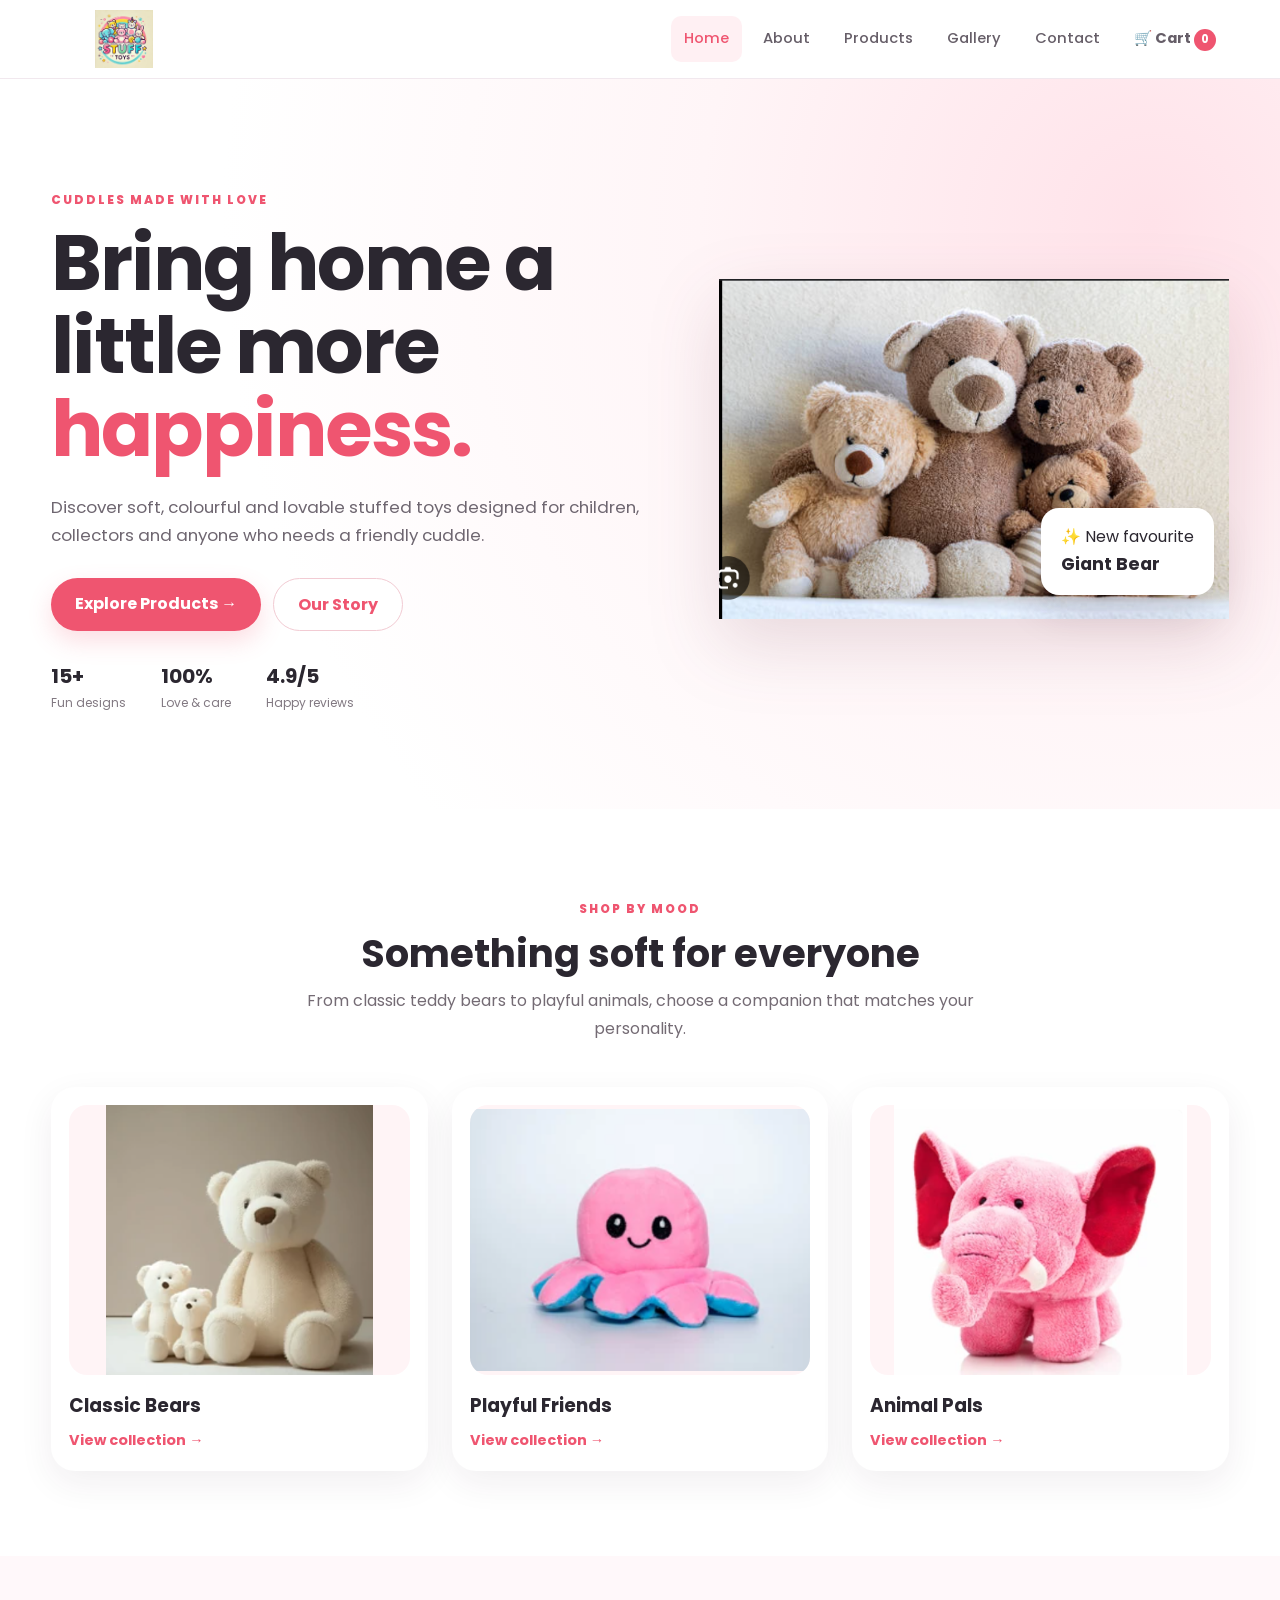
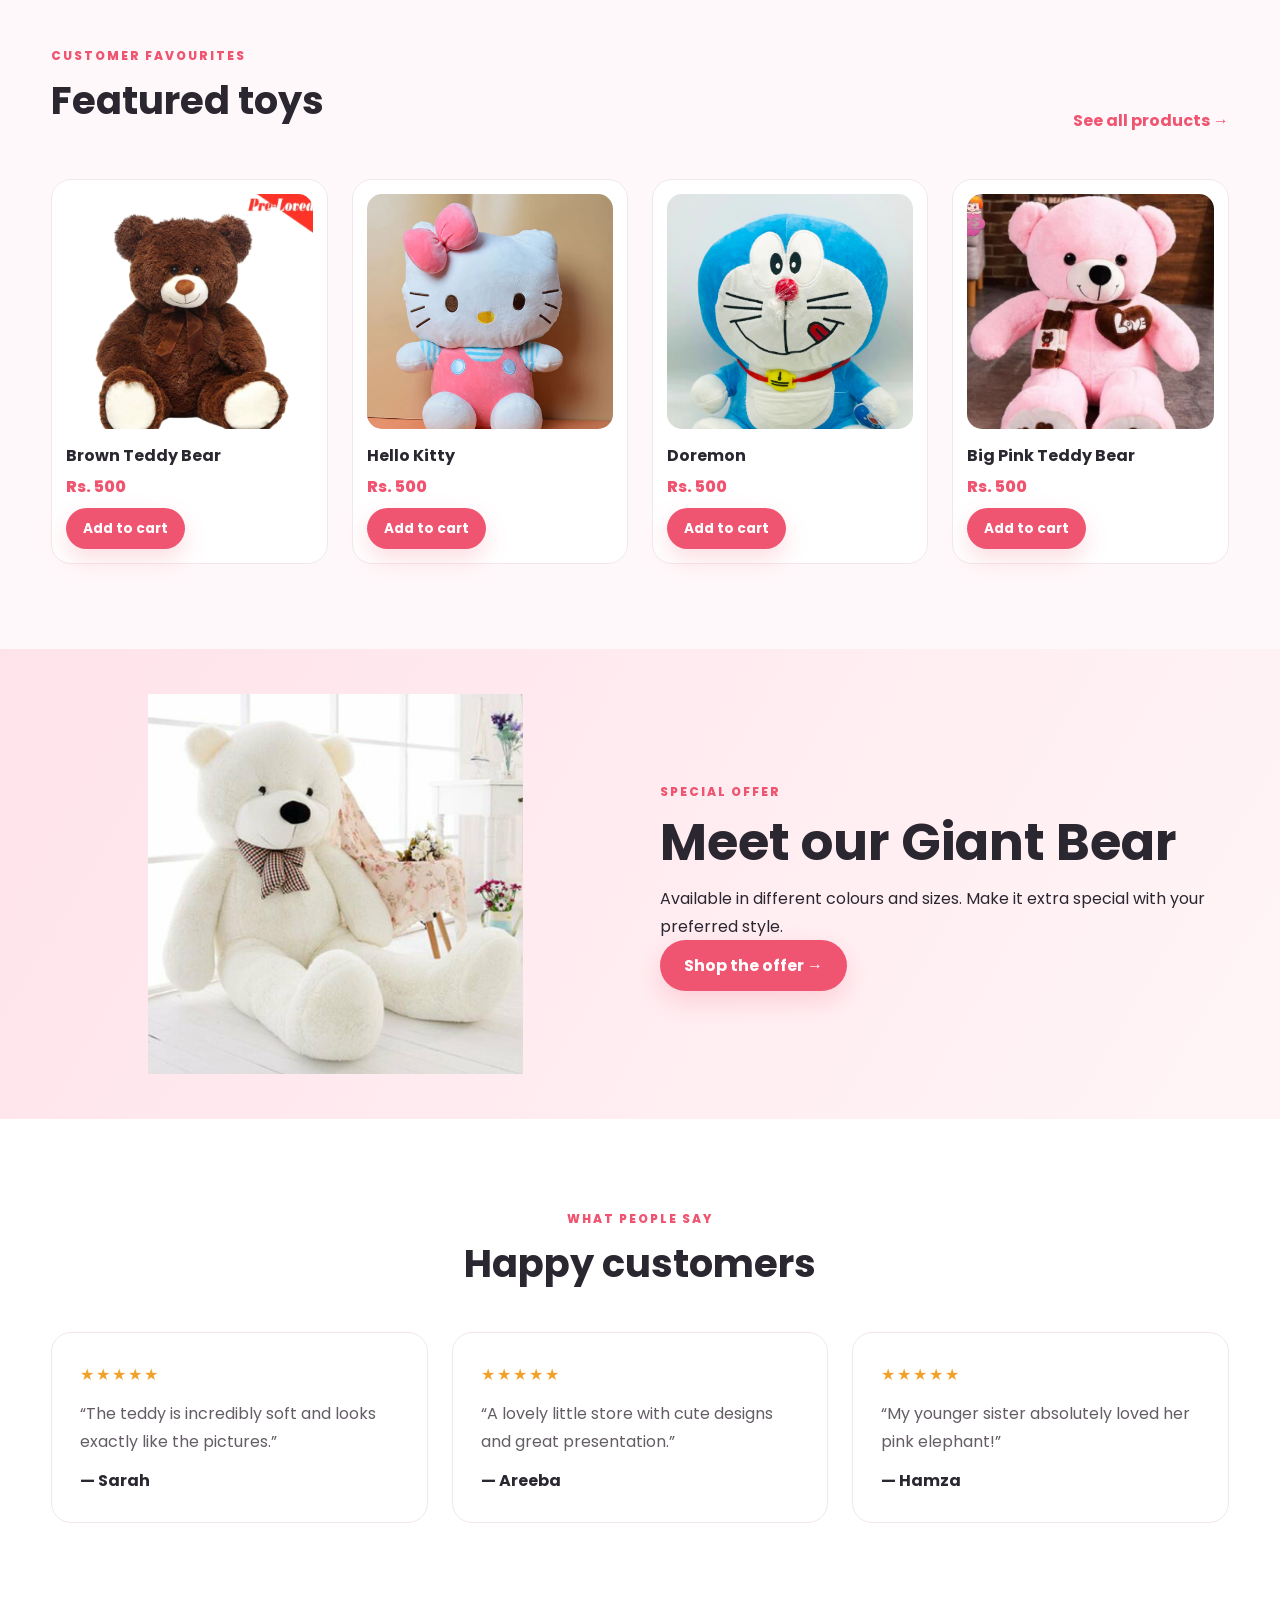
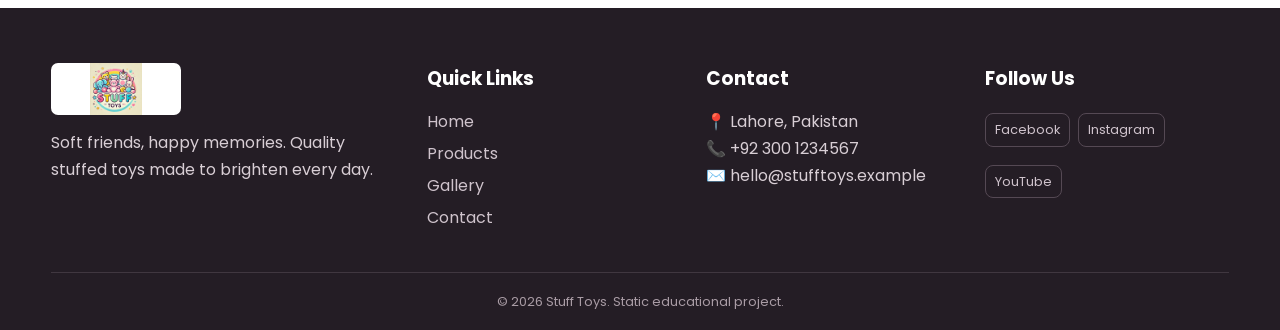
<file: index.html>
<!DOCTYPE html>
<html lang="en">
<head>
  <meta charset="UTF-8">
  <meta name="viewport" content="width=device-width, initial-scale=1.0">
  <meta name="description" content="Stuff Toys — lovable, quality plush toys for every age.">
  <title>Home | Stuff Toys</title>
  <link rel="preconnect" href="https://fonts.googleapis.com">
  <link rel="preconnect" href="https://fonts.gstatic.com" crossorigin>
  <link href="https://fonts.googleapis.com/css2?family=Poppins:wght@300;400;500;600;700;800&display=swap" rel="stylesheet">
  <link rel="stylesheet" href="css/style.css">
</head>
<body>
  <header class="site-header">
    <div class="container nav-wrap">
      <a class="brand" href="index.html" aria-label="Stuff Toys home">
        <img src="images/Image1.jpg" alt="Stuff Toys logo">
      </a>
      <button class="menu-toggle" id="menuToggle" aria-label="Open navigation" aria-expanded="false">☰</button>
      <nav class="main-nav" id="mainNav" aria-label="Main navigation">
        <a class="active" href="index.html">Home</a>
        <a class="" href="about.html">About</a>
        <a class="" href="products.html">Products</a>
        <a class="" href="gallery.html">Gallery</a>
        <a class="" href="contact.html">Contact</a>
        <a class="cart-link" href="cart.html">🛒 Cart <span id="cartCount" class="cart-count">0</span></a>
      </nav>
    </div>
  </header>

  <main>
    <section class="hero">
      <div class="container hero-grid">
        <div class="hero-copy">
          <span class="eyebrow">Cuddles made with love</span>
          <h1>Bring home a little more <span>happiness.</span></h1>
          <p>Discover soft, colourful and lovable stuffed toys designed for children, collectors and anyone who needs a friendly cuddle.</p>
          <div class="hero-actions">
            <a href="products.html" class="btn">Explore Products →</a>
            <a href="about.html" class="btn btn-light">Our Story</a>
          </div>
          <div class="hero-stats">
            <div><strong>15+</strong><span>Fun designs</span></div>
            <div><strong>100%</strong><span>Love & care</span></div>
            <div><strong>4.9/5</strong><span>Happy reviews</span></div>
          </div>
        </div>
        <div class="hero-visual">
          <img src="images/Image2.png" alt="Featured stuffed toy">
          <div class="floating-card">✨ New favourite<br><strong>Giant Bear</strong></div>
        </div>
      </div>
    </section>

    <section class="section">
      <div class="container">
        <div class="section-heading">
          <span class="eyebrow">Shop by mood</span>
          <h2>Something soft for everyone</h2>
          <p>From classic teddy bears to playful animals, choose a companion that matches your personality.</p>
        </div>
        <div class="category-grid">
          <article class="category-card"><img src="images/Image4.png" alt="White teddy bear"><h3>Classic Bears</h3><a href="products.html">View collection →</a></article>
          <article class="category-card"><img src="images/Image5.png" alt="Pink blue octopus"><h3>Playful Friends</h3><a href="products.html">View collection →</a></article>
          <article class="category-card"><img src="images/Image6.png" alt="Pink elephant"><h3>Animal Pals</h3><a href="products.html">View collection →</a></article>
        </div>
      </div>
    </section>

    <section class="section soft-bg">
      <div class="container">
        <div class="section-heading inline-heading">
          <div><span class="eyebrow">Customer favourites</span><h2>Featured toys</h2></div>
          <a href="products.html" class="text-link">See all products →</a>
        </div>
        <div class="product-grid">
          <article class="product-card"><div class="product-img"><img src="images/Image11.png" alt="Brown Teddy Bear"></div><h3>Brown Teddy Bear</h3><p class="price">Rs. 500</p><button class="btn small add-cart" data-product="Brown Teddy Bear" data-price="500">Add to cart</button></article>
          <article class="product-card"><div class="product-img"><img src="images/Image12.png" alt="Hello Kitty"></div><h3>Hello Kitty</h3><p class="price">Rs. 500</p><button class="btn small add-cart" data-product="Hello Kitty" data-price="500">Add to cart</button></article>
          <article class="product-card"><div class="product-img"><img src="images/Image13.png" alt="Doremon"></div><h3>Doremon</h3><p class="price">Rs. 500</p><button class="btn small add-cart" data-product="Doremon" data-price="500">Add to cart</button></article>
          <article class="product-card"><div class="product-img"><img src="images/Image14.png" alt="Big Pink Teddy Bear"></div><h3>Big Pink Teddy Bear</h3><p class="price">Rs. 500</p><button class="btn small add-cart" data-product="Big Pink Teddy Bear" data-price="500">Add to cart</button></article>
        </div>
      </div>
    </section>

    <section class="promo">
      <div class="container promo-grid">
        <img src="images/Image19.png" alt="Giant Bear">
        <div><span class="eyebrow">Special offer</span><h2>Meet our Giant Bear</h2><p>Available in different colours and sizes. Make it extra special with your preferred style.</p><a href="products.html" class="btn">Shop the offer →</a></div>
      </div>
    </section>

    <section class="section">
      <div class="container">
        <div class="section-heading"><span class="eyebrow">What people say</span><h2>Happy customers</h2></div>
        <div class="review-grid">
          <article class="review-card"><span>★★★★★</span><p>“The teddy is incredibly soft and looks exactly like the pictures.”</p><strong>— Sarah</strong></article>
          <article class="review-card"><span>★★★★★</span><p>“A lovely little store with cute designs and great presentation.”</p><strong>— Areeba</strong></article>
          <article class="review-card"><span>★★★★★</span><p>“My younger sister absolutely loved her pink elephant!”</p><strong>— Hamza</strong></article>
        </div>
      </div>
    </section>
  </main>
  <footer class="site-footer">
    <div class="container footer-grid">
      <section>
        <img class="footer-logo" src="images/Image1.jpg" alt="Stuff Toys">
        <p>Soft friends, happy memories. Quality stuffed toys made to brighten every day.</p>
      </section>
      <section>
        <h3>Quick Links</h3>
        <a href="index.html">Home</a>
        <a href="products.html">Products</a>
        <a href="gallery.html">Gallery</a>
        <a href="contact.html">Contact</a>
      </section>
      <section>
        <h3>Contact</h3>
        <p>📍 Lahore, Pakistan</p>
        <p>📞 +92 300 1234567</p>
        <p>✉️ hello@stufftoys.example</p>
      </section>
      <section>
        <h3>Follow Us</h3>
        <div class="socials">
          <a href="#" aria-label="Facebook">Facebook</a>
          <a href="#" aria-label="Instagram">Instagram</a>
          <a href="#" aria-label="YouTube">YouTube</a>
        </div>
      </section>
    </div>
    <div class="container footer-bottom">
      <p>&copy; 2026 Stuff Toys. Static educational project.</p>
    </div>
  </footer>
  <script src="js/script.js"></script>
</body>
</html>
</file>
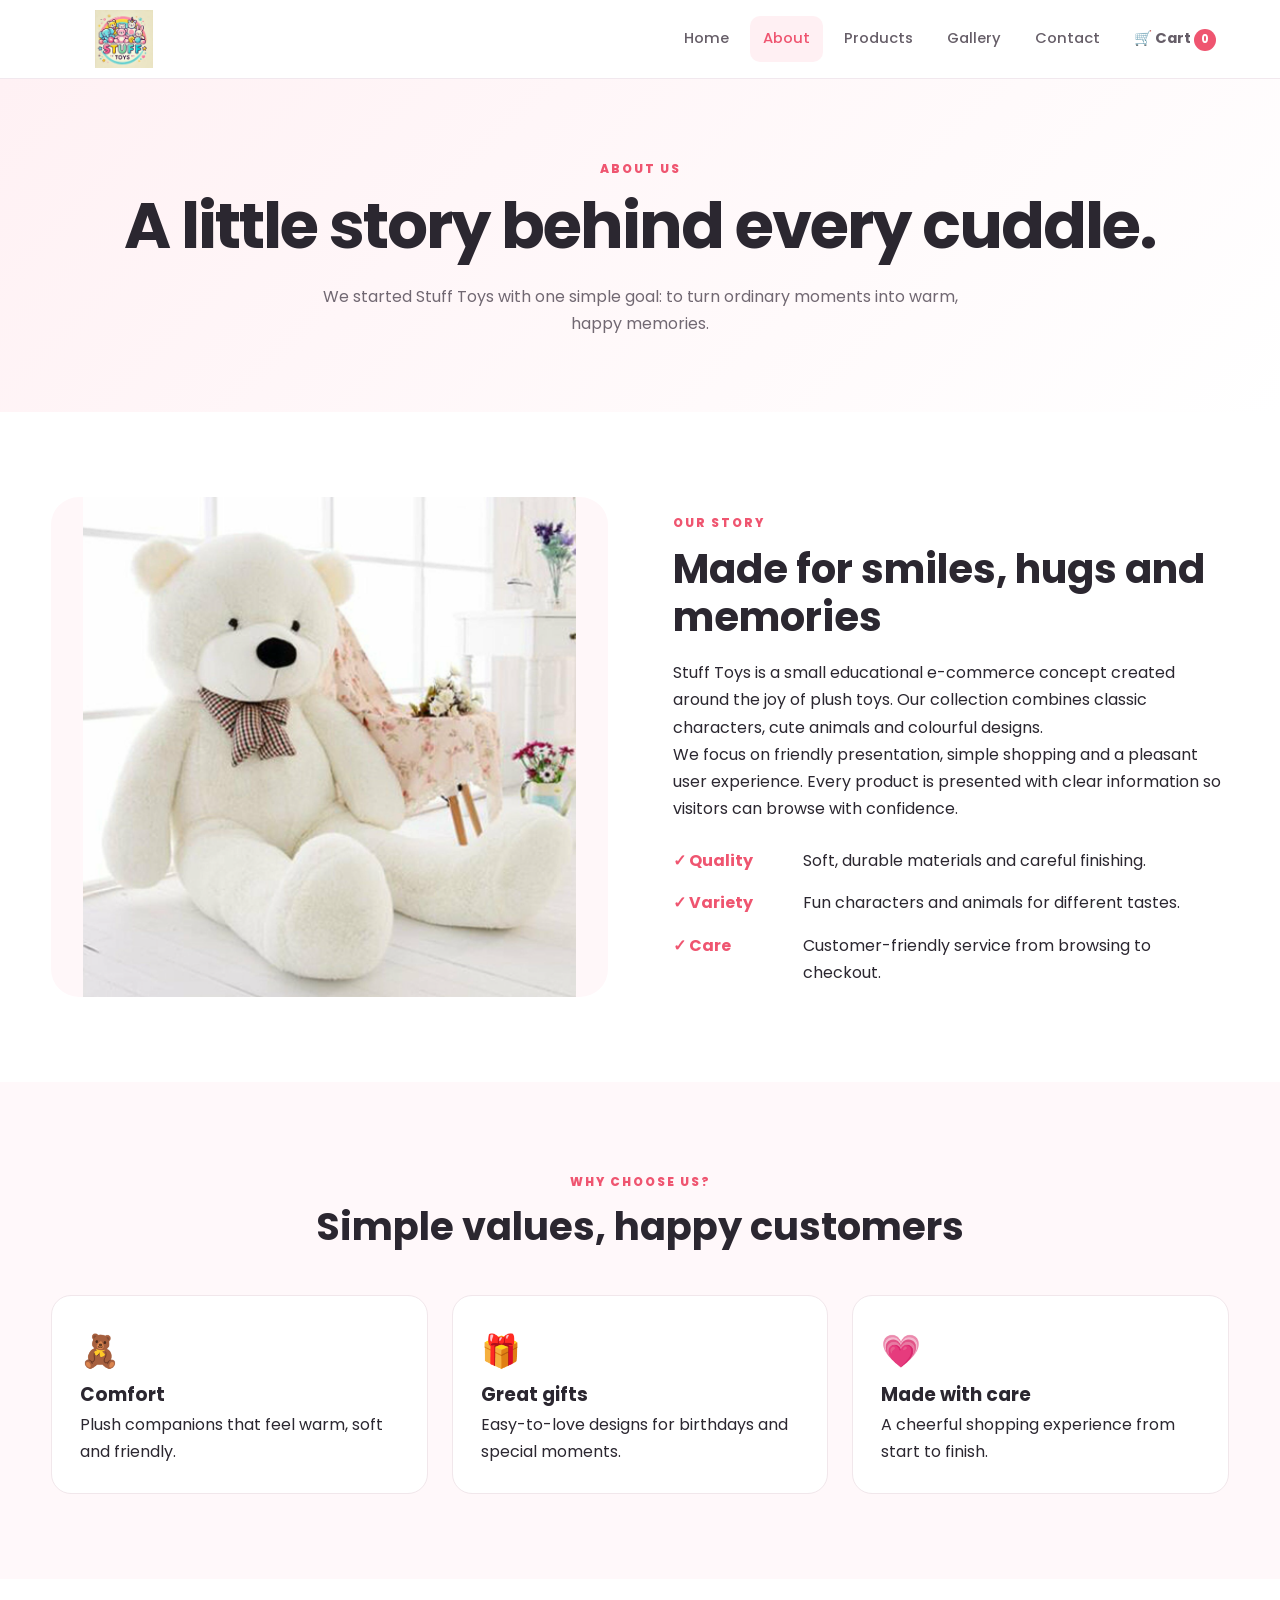
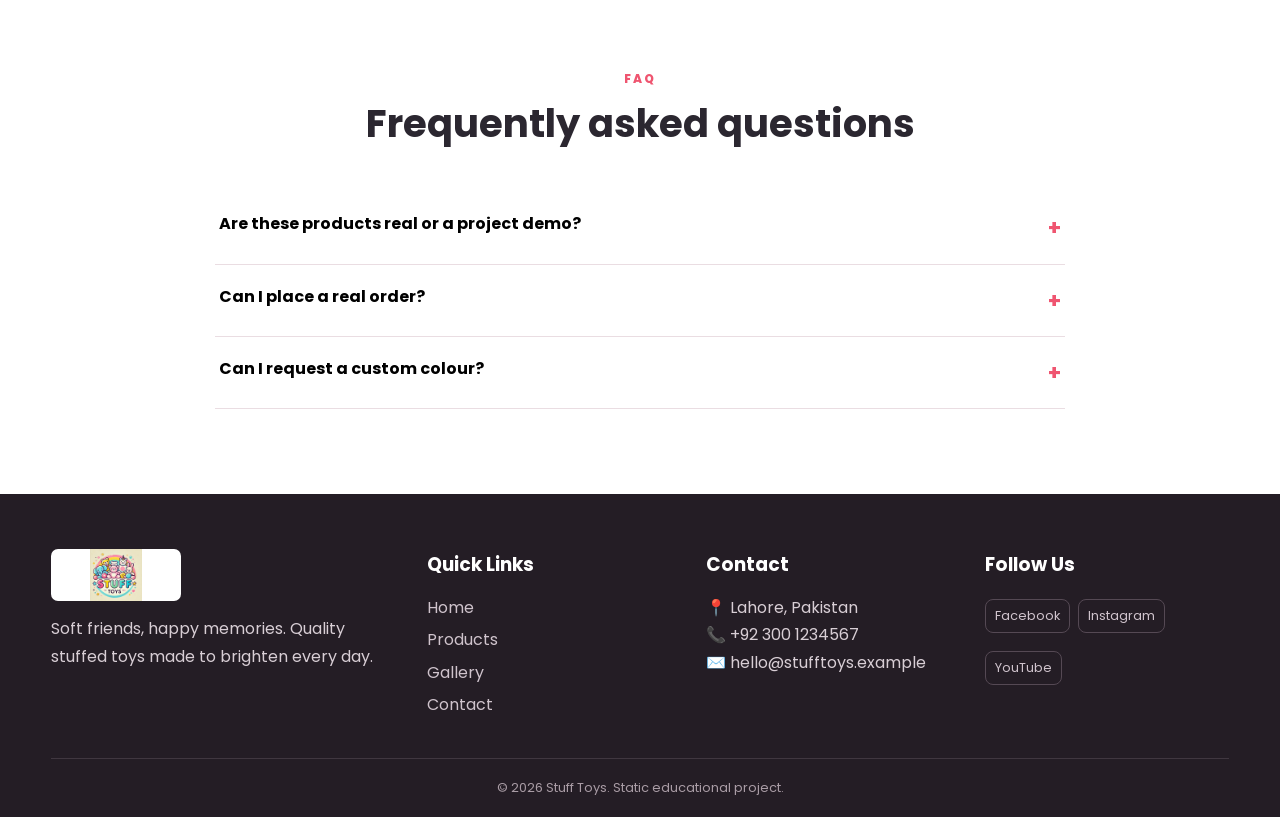
<file: about.html>
<!DOCTYPE html>
<html lang="en">
<head>
  <meta charset="UTF-8">
  <meta name="viewport" content="width=device-width, initial-scale=1.0">
  <meta name="description" content="Stuff Toys — lovable, quality plush toys for every age.">
  <title>About | Stuff Toys</title>
  <link rel="preconnect" href="https://fonts.googleapis.com">
  <link rel="preconnect" href="https://fonts.gstatic.com" crossorigin>
  <link href="https://fonts.googleapis.com/css2?family=Poppins:wght@300;400;500;600;700;800&display=swap" rel="stylesheet">
  <link rel="stylesheet" href="css/style.css">
</head>
<body>
  <header class="site-header">
    <div class="container nav-wrap">
      <a class="brand" href="index.html" aria-label="Stuff Toys home">
        <img src="images/Image1.jpg" alt="Stuff Toys logo">
      </a>
      <button class="menu-toggle" id="menuToggle" aria-label="Open navigation" aria-expanded="false">☰</button>
      <nav class="main-nav" id="mainNav" aria-label="Main navigation">
        <a class="" href="index.html">Home</a>
        <a class="active" href="about.html">About</a>
        <a class="" href="products.html">Products</a>
        <a class="" href="gallery.html">Gallery</a>
        <a class="" href="contact.html">Contact</a>
        <a class="cart-link" href="cart.html">🛒 Cart <span id="cartCount" class="cart-count">0</span></a>
      </nav>
    </div>
  </header>

  <main>
    <section class="page-hero"><div class="container"><span class="eyebrow">About us</span><h1>A little story behind every cuddle.</h1><p>We started Stuff Toys with one simple goal: to turn ordinary moments into warm, happy memories.</p></div></section>
    <section class="section"><div class="container about-grid">
      <div><img class="about-image" src="images/Image19.png" alt="Giant stuffed bear"></div>
      <div><span class="eyebrow">Our story</span><h2>Made for smiles, hugs and memories</h2>
        <p>Stuff Toys is a small educational e-commerce concept created around the joy of plush toys. Our collection combines classic characters, cute animals and colourful designs.</p>
        <p>We focus on friendly presentation, simple shopping and a pleasant user experience. Every product is presented with clear information so visitors can browse with confidence.</p>
        <div class="feature-list"><div><b>✓ Quality</b><span>Soft, durable materials and careful finishing.</span></div><div><b>✓ Variety</b><span>Fun characters and animals for different tastes.</span></div><div><b>✓ Care</b><span>Customer-friendly service from browsing to checkout.</span></div></div>
      </div>
    </div></section>
    <section class="section soft-bg"><div class="container"><div class="section-heading"><span class="eyebrow">Why choose us?</span><h2>Simple values, happy customers</h2></div>
      <div class="value-grid"><article><span class="value-icon">🧸</span><h3>Comfort</h3><p>Plush companions that feel warm, soft and friendly.</p></article><article><span class="value-icon">🎁</span><h3>Great gifts</h3><p>Easy-to-love designs for birthdays and special moments.</p></article><article><span class="value-icon">💗</span><h3>Made with care</h3><p>A cheerful shopping experience from start to finish.</p></article></div>
    </div></section>
    <section class="section"><div class="container faq"><div class="section-heading"><span class="eyebrow">FAQ</span><h2>Frequently asked questions</h2></div>
      <button class="accordion">Are these products real or a project demo?<span>+</span></button><div class="panel"><p>This is a fully static educational website. Product and contact information is demonstration content.</p></div>
      <button class="accordion">Can I place a real order?<span>+</span></button><div class="panel"><p>No backend is connected. The cart and checkout interactions are client-side demonstrations only.</p></div>
      <button class="accordion">Can I request a custom colour?<span>+</span></button><div class="panel"><p>For this project, you can use the contact form to send a demonstration enquiry.</p></div>
    </div></section>
  </main>
  <footer class="site-footer">
    <div class="container footer-grid">
      <section>
        <img class="footer-logo" src="images/Image1.jpg" alt="Stuff Toys">
        <p>Soft friends, happy memories. Quality stuffed toys made to brighten every day.</p>
      </section>
      <section>
        <h3>Quick Links</h3>
        <a href="index.html">Home</a>
        <a href="products.html">Products</a>
        <a href="gallery.html">Gallery</a>
        <a href="contact.html">Contact</a>
      </section>
      <section>
        <h3>Contact</h3>
        <p>📍 Lahore, Pakistan</p>
        <p>📞 +92 300 1234567</p>
        <p>✉️ hello@stufftoys.example</p>
      </section>
      <section>
        <h3>Follow Us</h3>
        <div class="socials">
          <a href="#" aria-label="Facebook">Facebook</a>
          <a href="#" aria-label="Instagram">Instagram</a>
          <a href="#" aria-label="YouTube">YouTube</a>
        </div>
      </section>
    </div>
    <div class="container footer-bottom">
      <p>&copy; 2026 Stuff Toys. Static educational project.</p>
    </div>
  </footer>
  <script src="js/script.js"></script>
</body>
</html>
</file>
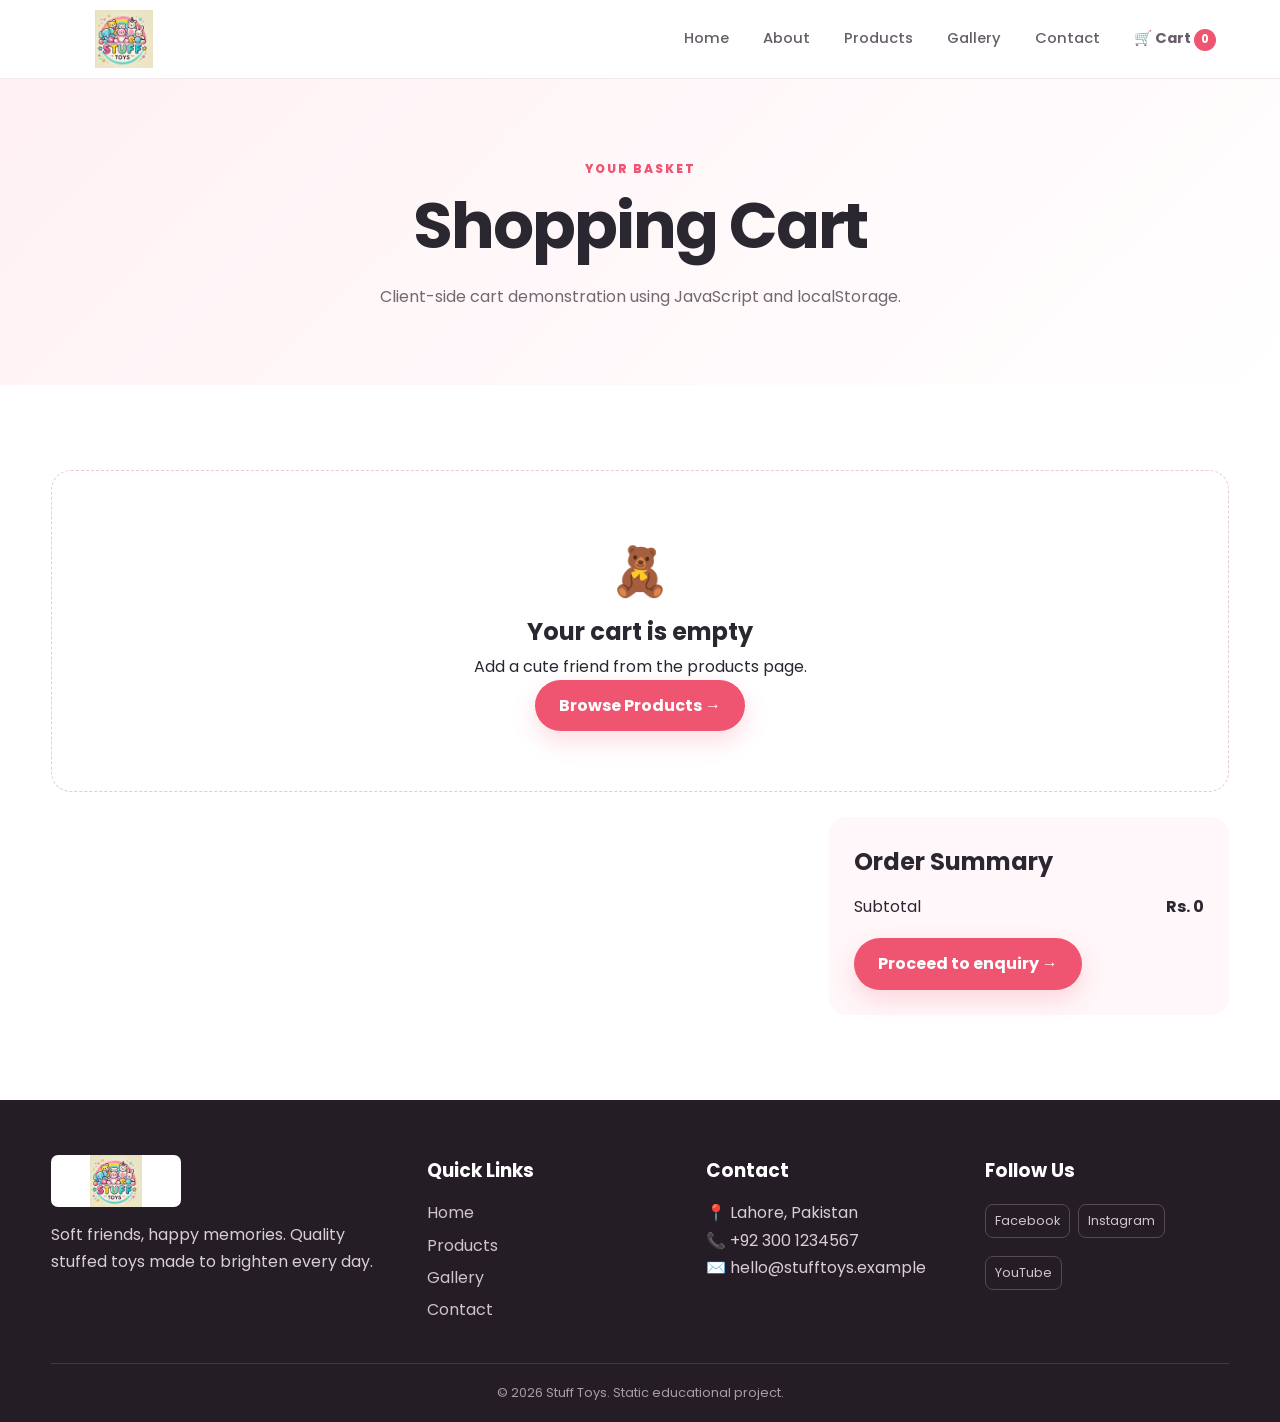
<file: cart.html>
<!DOCTYPE html>
<html lang="en">
<head>
  <meta charset="UTF-8">
  <meta name="viewport" content="width=device-width, initial-scale=1.0">
  <meta name="description" content="Stuff Toys — lovable, quality plush toys for every age.">
  <title>Cart | Stuff Toys</title>
  <link rel="preconnect" href="https://fonts.googleapis.com">
  <link rel="preconnect" href="https://fonts.gstatic.com" crossorigin>
  <link href="https://fonts.googleapis.com/css2?family=Poppins:wght@300;400;500;600;700;800&display=swap" rel="stylesheet">
  <link rel="stylesheet" href="css/style.css">
</head>
<body>
  <header class="site-header">
    <div class="container nav-wrap">
      <a class="brand" href="index.html" aria-label="Stuff Toys home">
        <img src="images/Image1.jpg" alt="Stuff Toys logo">
      </a>
      <button class="menu-toggle" id="menuToggle" aria-label="Open navigation" aria-expanded="false">☰</button>
      <nav class="main-nav" id="mainNav" aria-label="Main navigation">
        <a class="" href="index.html">Home</a>
        <a class="" href="about.html">About</a>
        <a class="" href="products.html">Products</a>
        <a class="" href="gallery.html">Gallery</a>
        <a class="" href="contact.html">Contact</a>
        <a class="cart-link" href="cart.html">🛒 Cart <span id="cartCount" class="cart-count">0</span></a>
      </nav>
    </div>
  </header>

  <main>
    <section class="page-hero"><div class="container"><span class="eyebrow">Your basket</span><h1>Shopping Cart</h1><p>Client-side cart demonstration using JavaScript and localStorage.</p></div></section>
    <section class="section"><div class="container">
      <div id="cartItems" class="cart-list"></div>
      <div class="cart-summary"><h2>Order Summary</h2><p>Subtotal <strong id="cartTotal">Rs. 0</strong></p><a class="btn" href="contact.html">Proceed to enquiry →</a></div>
    </div></section>
  </main>
  <footer class="site-footer">
    <div class="container footer-grid">
      <section>
        <img class="footer-logo" src="images/Image1.jpg" alt="Stuff Toys">
        <p>Soft friends, happy memories. Quality stuffed toys made to brighten every day.</p>
      </section>
      <section>
        <h3>Quick Links</h3>
        <a href="index.html">Home</a>
        <a href="products.html">Products</a>
        <a href="gallery.html">Gallery</a>
        <a href="contact.html">Contact</a>
      </section>
      <section>
        <h3>Contact</h3>
        <p>📍 Lahore, Pakistan</p>
        <p>📞 +92 300 1234567</p>
        <p>✉️ hello@stufftoys.example</p>
      </section>
      <section>
        <h3>Follow Us</h3>
        <div class="socials">
          <a href="#" aria-label="Facebook">Facebook</a>
          <a href="#" aria-label="Instagram">Instagram</a>
          <a href="#" aria-label="YouTube">YouTube</a>
        </div>
      </section>
    </div>
    <div class="container footer-bottom">
      <p>&copy; 2026 Stuff Toys. Static educational project.</p>
    </div>
  </footer>
  <script src="js/script.js"></script>
</body>
</html>
</file>
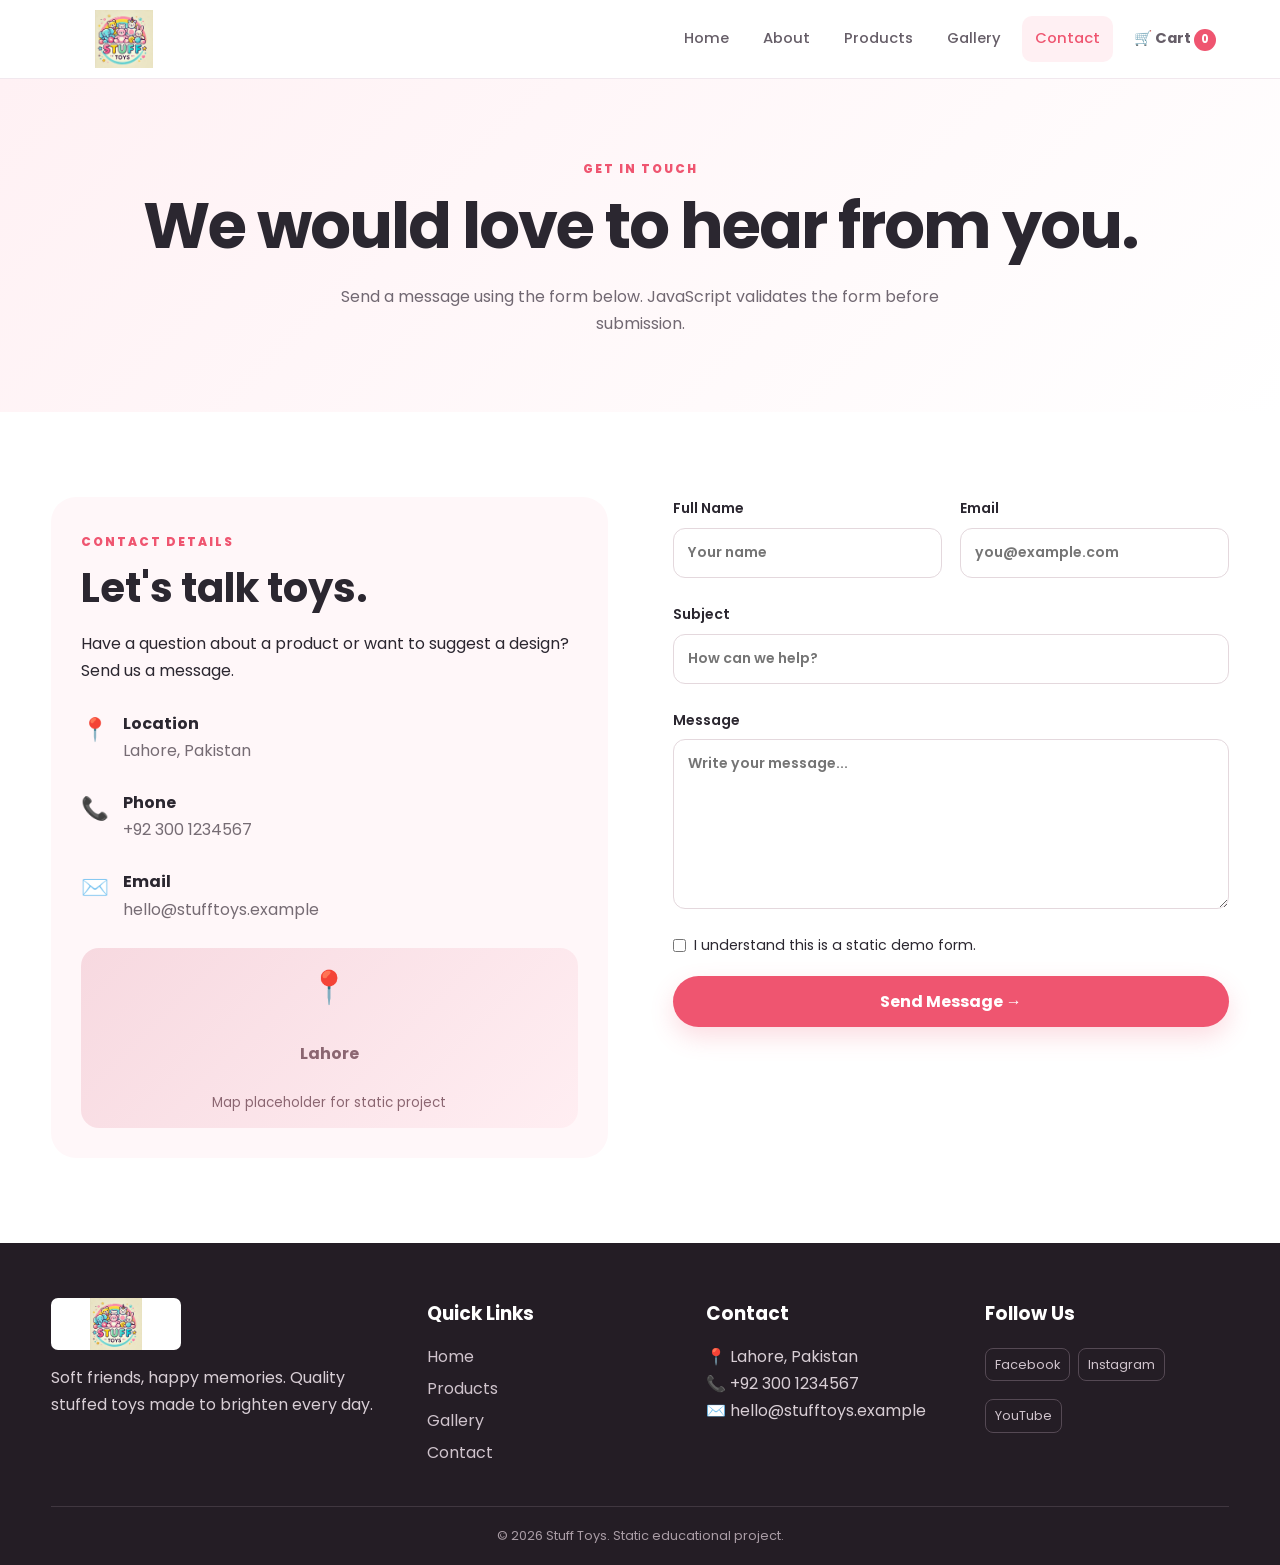
<file: contact.html>
<!DOCTYPE html>
<html lang="en">
<head>
  <meta charset="UTF-8">
  <meta name="viewport" content="width=device-width, initial-scale=1.0">
  <meta name="description" content="Stuff Toys — lovable, quality plush toys for every age.">
  <title>Contact | Stuff Toys</title>
  <link rel="preconnect" href="https://fonts.googleapis.com">
  <link rel="preconnect" href="https://fonts.gstatic.com" crossorigin>
  <link href="https://fonts.googleapis.com/css2?family=Poppins:wght@300;400;500;600;700;800&display=swap" rel="stylesheet">
  <link rel="stylesheet" href="css/style.css">
</head>
<body>
  <header class="site-header">
    <div class="container nav-wrap">
      <a class="brand" href="index.html" aria-label="Stuff Toys home">
        <img src="images/Image1.jpg" alt="Stuff Toys logo">
      </a>
      <button class="menu-toggle" id="menuToggle" aria-label="Open navigation" aria-expanded="false">☰</button>
      <nav class="main-nav" id="mainNav" aria-label="Main navigation">
        <a class="" href="index.html">Home</a>
        <a class="" href="about.html">About</a>
        <a class="" href="products.html">Products</a>
        <a class="" href="gallery.html">Gallery</a>
        <a class="active" href="contact.html">Contact</a>
        <a class="cart-link" href="cart.html">🛒 Cart <span id="cartCount" class="cart-count">0</span></a>
      </nav>
    </div>
  </header>

  <main>
    <section class="page-hero"><div class="container"><span class="eyebrow">Get in touch</span><h1>We would love to hear from you.</h1><p>Send a message using the form below. JavaScript validates the form before submission.</p></div></section>
    <section class="section"><div class="container contact-grid">
      <aside class="contact-info"><span class="eyebrow">Contact details</span><h2>Let's talk toys.</h2><p>Have a question about a product or want to suggest a design? Send us a message.</p>
        <div class="contact-line"><span>📍</span><div><strong>Location</strong><p>Lahore, Pakistan</p></div></div>
        <div class="contact-line"><span>📞</span><div><strong>Phone</strong><p>+92 300 1234567</p></div></div>
        <div class="contact-line"><span>✉️</span><div><strong>Email</strong><p>hello@stufftoys.example</p></div></div>
        <div class="map-placeholder"><span>📍</span><strong>Lahore</strong><small>Map placeholder for static project</small></div>
      </aside>
      <form class="contact-form" id="contactForm" novalidate>
        <div class="form-row"><label>Full Name<input id="name" name="name" type="text" placeholder="Your name"><small class="error"></small></label>
        <label>Email<input id="email" name="email" type="email" placeholder="you@example.com"><small class="error"></small></label></div>
        <label>Subject<input id="subject" name="subject" type="text" placeholder="How can we help?"><small class="error"></small></label>
        <label>Message<textarea id="message" name="message" rows="6" placeholder="Write your message..."></textarea><small class="error"></small></label>
        <label class="check-label"><input id="terms" type="checkbox"> I understand this is a static demo form.</label>
        <button class="btn" type="submit">Send Message →</button>
        <div class="success-message" id="formSuccess" role="status">✓ Thank you! Your message passed validation. No real message was sent.</div>
      </form>
    </div></section>
  </main>
  <footer class="site-footer">
    <div class="container footer-grid">
      <section>
        <img class="footer-logo" src="images/Image1.jpg" alt="Stuff Toys">
        <p>Soft friends, happy memories. Quality stuffed toys made to brighten every day.</p>
      </section>
      <section>
        <h3>Quick Links</h3>
        <a href="index.html">Home</a>
        <a href="products.html">Products</a>
        <a href="gallery.html">Gallery</a>
        <a href="contact.html">Contact</a>
      </section>
      <section>
        <h3>Contact</h3>
        <p>📍 Lahore, Pakistan</p>
        <p>📞 +92 300 1234567</p>
        <p>✉️ hello@stufftoys.example</p>
      </section>
      <section>
        <h3>Follow Us</h3>
        <div class="socials">
          <a href="#" aria-label="Facebook">Facebook</a>
          <a href="#" aria-label="Instagram">Instagram</a>
          <a href="#" aria-label="YouTube">YouTube</a>
        </div>
      </section>
    </div>
    <div class="container footer-bottom">
      <p>&copy; 2026 Stuff Toys. Static educational project.</p>
    </div>
  </footer>
  <script src="js/script.js"></script>
</body>
</html>
</file>
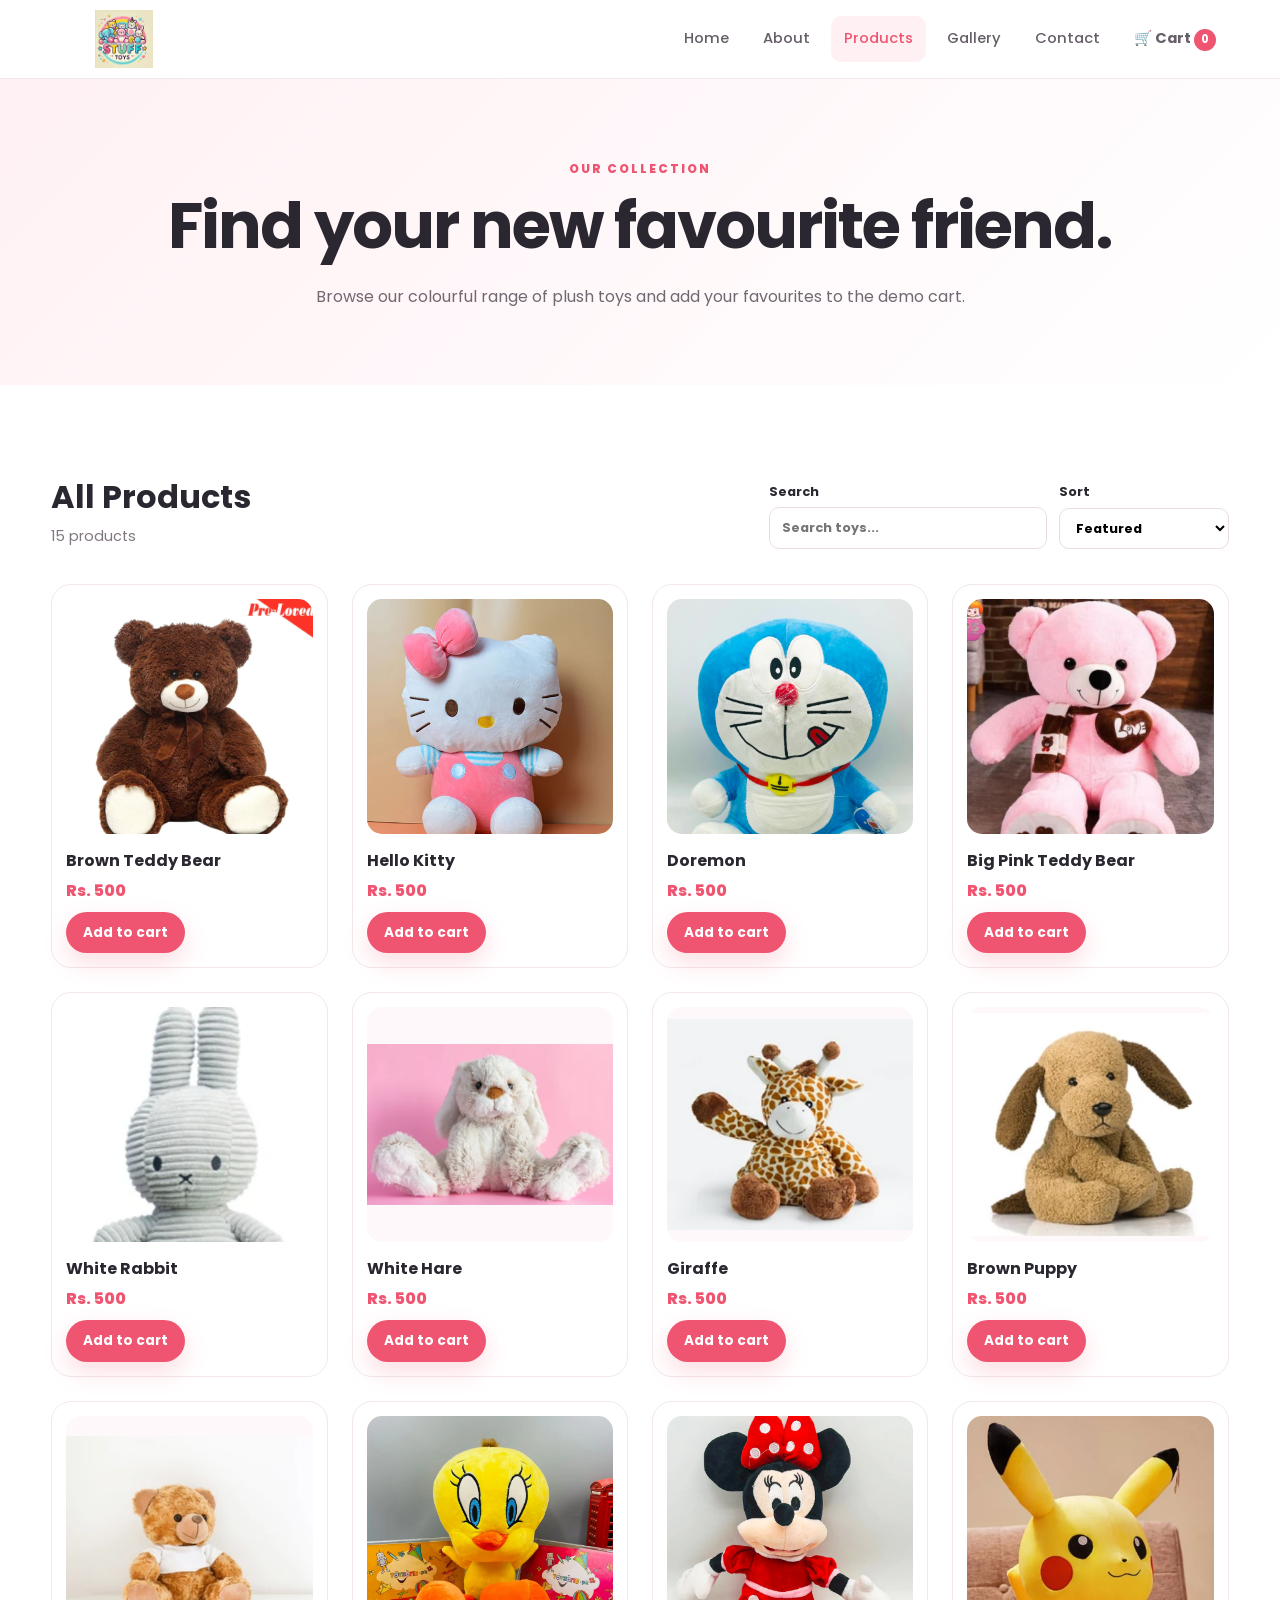
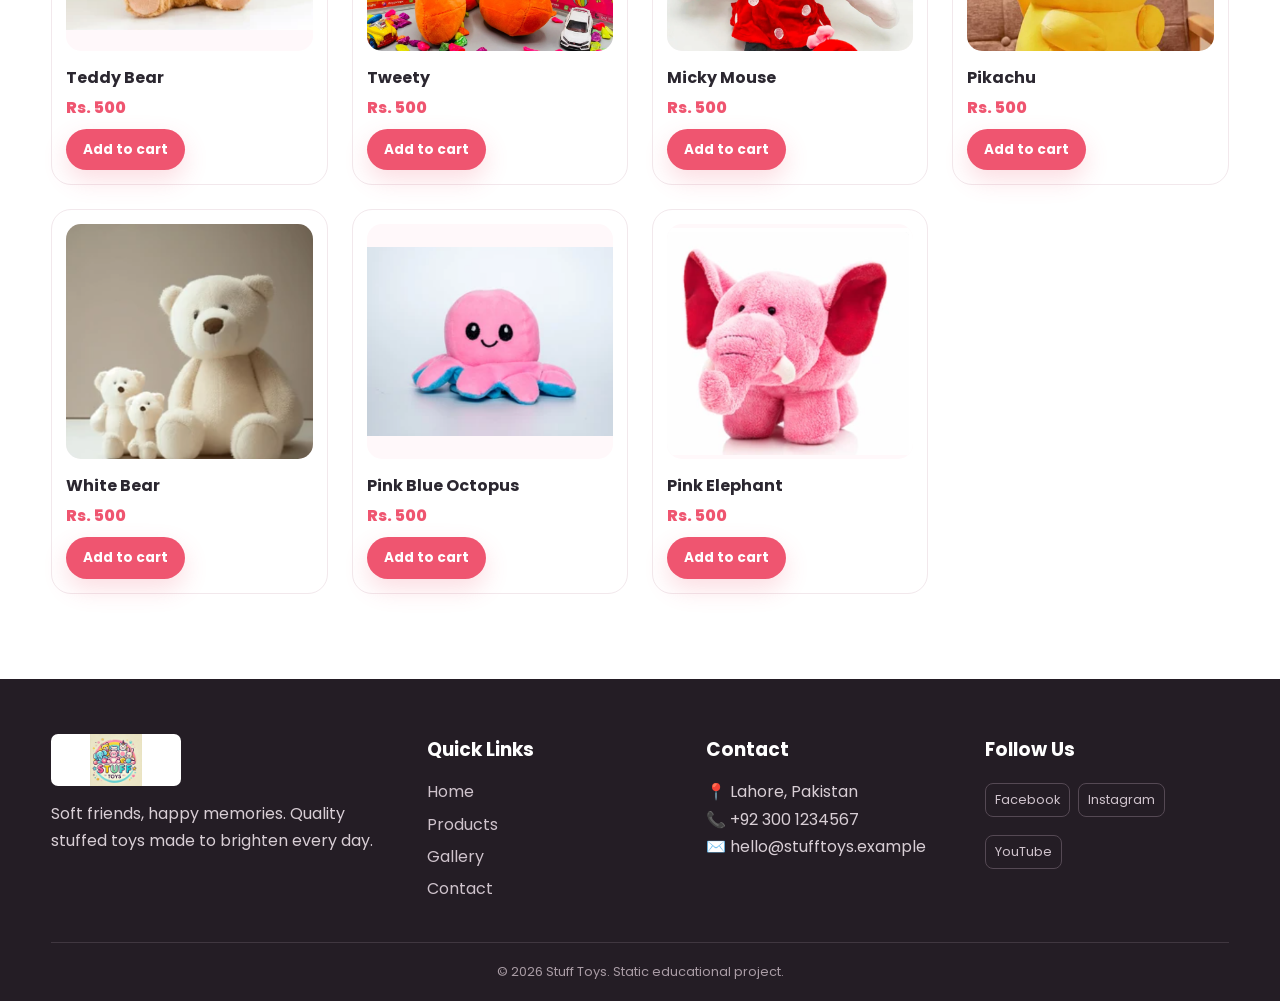
<file: products.html>
<!DOCTYPE html>
<html lang="en">
<head>
  <meta charset="UTF-8">
  <meta name="viewport" content="width=device-width, initial-scale=1.0">
  <meta name="description" content="Stuff Toys — lovable, quality plush toys for every age.">
  <title>Products | Stuff Toys</title>
  <link rel="preconnect" href="https://fonts.googleapis.com">
  <link rel="preconnect" href="https://fonts.gstatic.com" crossorigin>
  <link href="https://fonts.googleapis.com/css2?family=Poppins:wght@300;400;500;600;700;800&display=swap" rel="stylesheet">
  <link rel="stylesheet" href="css/style.css">
</head>
<body>
  <header class="site-header">
    <div class="container nav-wrap">
      <a class="brand" href="index.html" aria-label="Stuff Toys home">
        <img src="images/Image1.jpg" alt="Stuff Toys logo">
      </a>
      <button class="menu-toggle" id="menuToggle" aria-label="Open navigation" aria-expanded="false">☰</button>
      <nav class="main-nav" id="mainNav" aria-label="Main navigation">
        <a class="" href="index.html">Home</a>
        <a class="" href="about.html">About</a>
        <a class="active" href="products.html">Products</a>
        <a class="" href="gallery.html">Gallery</a>
        <a class="" href="contact.html">Contact</a>
        <a class="cart-link" href="cart.html">🛒 Cart <span id="cartCount" class="cart-count">0</span></a>
      </nav>
    </div>
  </header>

  <main>
    <section class="page-hero"><div class="container"><span class="eyebrow">Our collection</span><h1>Find your new favourite friend.</h1><p>Browse our colourful range of plush toys and add your favourites to the demo cart.</p></div></section>
    <section class="section"><div class="container">
      <div class="toolbar"><div><h2>All Products</h2><p id="resultCount">15 products</p></div>
        <div class="toolbar-controls"><label for="search">Search <input id="search" type="search" placeholder="Search toys..."></label>
        <label for="sort">Sort <select id="sort"><option value="default">Featured</option><option value="low">Price: Low to High</option><option value="high">Price: High to Low</option><option value="name">Name A–Z</option></select></label></div>
      </div>
      <div class="product-grid" id="productGrid"><article class="product-card" data-name="Brown Teddy Bear" data-price="500">
  <div class="product-img"><img src="images/Image11.png" alt="Brown Teddy Bear"></div>
  <h3>Brown Teddy Bear</h3><p class="price">Rs. 500</p>
  <button class="btn small add-cart" data-product="Brown Teddy Bear" data-price="500">Add to cart</button>
</article>
<article class="product-card" data-name="Hello Kitty" data-price="500">
  <div class="product-img"><img src="images/Image12.png" alt="Hello Kitty"></div>
  <h3>Hello Kitty</h3><p class="price">Rs. 500</p>
  <button class="btn small add-cart" data-product="Hello Kitty" data-price="500">Add to cart</button>
</article>
<article class="product-card" data-name="Doremon" data-price="500">
  <div class="product-img"><img src="images/Image13.png" alt="Doremon"></div>
  <h3>Doremon</h3><p class="price">Rs. 500</p>
  <button class="btn small add-cart" data-product="Doremon" data-price="500">Add to cart</button>
</article>
<article class="product-card" data-name="Big Pink Teddy Bear" data-price="500">
  <div class="product-img"><img src="images/Image14.png" alt="Big Pink Teddy Bear"></div>
  <h3>Big Pink Teddy Bear</h3><p class="price">Rs. 500</p>
  <button class="btn small add-cart" data-product="Big Pink Teddy Bear" data-price="500">Add to cart</button>
</article>
<article class="product-card" data-name="White Rabbit" data-price="500">
  <div class="product-img"><img src="images/Image7.png" alt="White Rabbit"></div>
  <h3>White Rabbit</h3><p class="price">Rs. 500</p>
  <button class="btn small add-cart" data-product="White Rabbit" data-price="500">Add to cart</button>
</article>
<article class="product-card" data-name="White Hare" data-price="500">
  <div class="product-img"><img src="images/Image8.png" alt="White Hare"></div>
  <h3>White Hare</h3><p class="price">Rs. 500</p>
  <button class="btn small add-cart" data-product="White Hare" data-price="500">Add to cart</button>
</article>
<article class="product-card" data-name="Giraffe" data-price="500">
  <div class="product-img"><img src="images/Image9.png" alt="Giraffe"></div>
  <h3>Giraffe</h3><p class="price">Rs. 500</p>
  <button class="btn small add-cart" data-product="Giraffe" data-price="500">Add to cart</button>
</article>
<article class="product-card" data-name="Brown Puppy" data-price="500">
  <div class="product-img"><img src="images/Image10.png" alt="Brown Puppy"></div>
  <h3>Brown Puppy</h3><p class="price">Rs. 500</p>
  <button class="btn small add-cart" data-product="Brown Puppy" data-price="500">Add to cart</button>
</article>
<article class="product-card" data-name="Teddy Bear" data-price="500">
  <div class="product-img"><img src="images/Image15.png" alt="Teddy Bear"></div>
  <h3>Teddy Bear</h3><p class="price">Rs. 500</p>
  <button class="btn small add-cart" data-product="Teddy Bear" data-price="500">Add to cart</button>
</article>
<article class="product-card" data-name="Tweety" data-price="500">
  <div class="product-img"><img src="images/Image16.png" alt="Tweety"></div>
  <h3>Tweety</h3><p class="price">Rs. 500</p>
  <button class="btn small add-cart" data-product="Tweety" data-price="500">Add to cart</button>
</article>
<article class="product-card" data-name="Micky Mouse" data-price="500">
  <div class="product-img"><img src="images/Image17.png" alt="Micky Mouse"></div>
  <h3>Micky Mouse</h3><p class="price">Rs. 500</p>
  <button class="btn small add-cart" data-product="Micky Mouse" data-price="500">Add to cart</button>
</article>
<article class="product-card" data-name="Pikachu" data-price="500">
  <div class="product-img"><img src="images/Image18.png" alt="Pikachu"></div>
  <h3>Pikachu</h3><p class="price">Rs. 500</p>
  <button class="btn small add-cart" data-product="Pikachu" data-price="500">Add to cart</button>
</article>
<article class="product-card" data-name="White Bear" data-price="500">
  <div class="product-img"><img src="images/Image4.png" alt="White Bear"></div>
  <h3>White Bear</h3><p class="price">Rs. 500</p>
  <button class="btn small add-cart" data-product="White Bear" data-price="500">Add to cart</button>
</article>
<article class="product-card" data-name="Pink Blue Octopus" data-price="500">
  <div class="product-img"><img src="images/Image5.png" alt="Pink Blue Octopus"></div>
  <h3>Pink Blue Octopus</h3><p class="price">Rs. 500</p>
  <button class="btn small add-cart" data-product="Pink Blue Octopus" data-price="500">Add to cart</button>
</article>
<article class="product-card" data-name="Pink Elephant" data-price="500">
  <div class="product-img"><img src="images/Image6.png" alt="Pink Elephant"></div>
  <h3>Pink Elephant</h3><p class="price">Rs. 500</p>
  <button class="btn small add-cart" data-product="Pink Elephant" data-price="500">Add to cart</button>
</article></div>
    </div></section>
  </main>
  <footer class="site-footer">
    <div class="container footer-grid">
      <section>
        <img class="footer-logo" src="images/Image1.jpg" alt="Stuff Toys">
        <p>Soft friends, happy memories. Quality stuffed toys made to brighten every day.</p>
      </section>
      <section>
        <h3>Quick Links</h3>
        <a href="index.html">Home</a>
        <a href="products.html">Products</a>
        <a href="gallery.html">Gallery</a>
        <a href="contact.html">Contact</a>
      </section>
      <section>
        <h3>Contact</h3>
        <p>📍 Lahore, Pakistan</p>
        <p>📞 +92 300 1234567</p>
        <p>✉️ hello@stufftoys.example</p>
      </section>
      <section>
        <h3>Follow Us</h3>
        <div class="socials">
          <a href="#" aria-label="Facebook">Facebook</a>
          <a href="#" aria-label="Instagram">Instagram</a>
          <a href="#" aria-label="YouTube">YouTube</a>
        </div>
      </section>
    </div>
    <div class="container footer-bottom">
      <p>&copy; 2026 Stuff Toys. Static educational project.</p>
    </div>
  </footer>
  <script src="js/script.js"></script>
</body>
</html>
</file>
<file: css/style.css>
*{box-sizing:border-box;margin:0;padding:0}html{scroll-behavior:smooth}body{font-family:"Poppins",sans-serif;color:#2b2730;background:#fff;line-height:1.7}img{max-width:100%;display:block}a{text-decoration:none;color:inherit}button,input,textarea,select{font:inherit}.container{width:min(1180px,92%);margin:auto}.site-header{background:rgba(255,255,255,.96);border-bottom:1px solid #f1e8ee;position:sticky;top:0;z-index:50;backdrop-filter:blur(12px)}.nav-wrap{min-height:78px;display:flex;align-items:center;gap:30px}.brand img{width:145px;height:58px;object-fit:contain}.main-nav{margin-left:auto;display:flex;align-items:center;gap:8px}.main-nav>a{padding:10px 13px;color:#665e68;font-size:.92rem;font-weight:500;border-radius:10px;transition:.25s}.main-nav>a:hover,.main-nav>a.active{color:#ef5570;background:#fff0f3}.cart-link{font-weight:700!important}.cart-count{display:inline-grid;place-items:center;min-width:22px;height:22px;padding:0 5px;background:#ef5570;color:#fff;border-radius:50px;font-size:.72rem}.menu-toggle{display:none;background:none;border:0;font-size:1.7rem;color:#ef5570}.hero{background:radial-gradient(circle at 90% 20%,#ffe2e9 0,#fff5f7 35%,#fff 72%);padding:70px 0 60px}.hero-grid{display:grid;grid-template-columns:1.1fr .9fr;align-items:center;gap:45px;min-height:600px}.eyebrow{display:inline-block;color:#ef5570;text-transform:uppercase;letter-spacing:2px;font-size:.75rem;font-weight:800;margin-bottom:12px}.hero h1,.page-hero h1{font-size:clamp(2.6rem,6vw,5.2rem);line-height:1.08;letter-spacing:-2px;margin-bottom:22px}.hero h1 span{color:#ef5570}.hero p{max-width:650px;color:#6e6670;font-size:1.05rem}.hero-actions{display:flex;gap:12px;flex-wrap:wrap;margin:28px 0}.btn{display:inline-block;border:0;cursor:pointer;background:#ef5570;color:#fff;padding:12px 24px;border-radius:50px;font-weight:700;box-shadow:0 10px 24px rgba(239,85,112,.2);transition:.25s}.btn:hover{transform:translateY(-2px);background:#d9445f}.btn-light{background:#fff;color:#ef5570;border:1px solid #f2cbd3;box-shadow:none}.btn.small{padding:9px 17px;font-size:.85rem}.hero-visual{position:relative;text-align:center}.hero-visual>img{width:min(520px,100%);margin:auto;filter:drop-shadow(0 25px 35px rgba(100,50,70,.15))}.floating-card{position:absolute;right:3%;bottom:7%;background:#fff;padding:15px 20px;border-radius:18px;box-shadow:0 15px 40px rgba(60,30,50,.15);text-align:left}.floating-card strong{font-size:1.1rem}.hero-stats{display:flex;gap:35px;margin-top:28px}.hero-stats div{display:flex;flex-direction:column}.hero-stats strong{font-size:1.25rem}.hero-stats span{font-size:.75rem;color:#827982}.section{padding:85px 0}.soft-bg{background:#fff8fa}.section-heading{text-align:center;max-width:700px;margin:0 auto 45px}.section-heading h2{font-size:clamp(1.8rem,3vw,2.8rem);line-height:1.2;margin-bottom:10px}.section-heading p{color:#746b74}.inline-heading{max-width:none;display:flex;justify-content:space-between;align-items:end;text-align:left}.text-link{color:#ef5570;font-weight:700}.category-grid,.product-grid,.review-grid,.value-grid{display:grid;grid-template-columns:repeat(3,1fr);gap:24px}.category-card{background:#fff;border-radius:24px;padding:18px;box-shadow:0 12px 35px rgba(60,30,50,.07);transition:.25s}.category-card:hover,.product-card:hover{transform:translateY(-6px)}.category-card img{width:100%;height:270px;object-fit:contain;background:#fff4f6;border-radius:18px}.category-card h3{margin:15px 0 4px}.category-card a{color:#ef5570;font-weight:700;font-size:.9rem}.product-grid{grid-template-columns:repeat(4,1fr)}.product-card{background:#fff;border:1px solid #f2e8ec;border-radius:20px;padding:14px;transition:.25s}.product-img{height:235px;border-radius:15px;background:#fff8fa;display:grid;place-items:center;overflow:hidden}.product-img img{width:100%;height:100%;object-fit:contain}.product-card h3{font-size:1rem;margin-top:13px}.price{color:#ef5570;font-weight:800;margin:3px 0 8px}.promo{padding:45px 0;background:linear-gradient(120deg,#ffe3ea,#fff5f7)}.promo-grid{display:grid;grid-template-columns:1fr 1fr;align-items:center;gap:40px}.promo-grid img{max-height:380px;margin:auto}.promo-grid h2{font-size:clamp(2rem,4vw,3.3rem);line-height:1.1;margin-bottom:15px}.review-grid{grid-template-columns:repeat(3,1fr)}.review-card,.value-grid article{background:#fff;border:1px solid #f1e7eb;border-radius:20px;padding:28px}.review-card span{color:#f2a12b;letter-spacing:2px}.review-card p{margin:12px 0;color:#655d66}.page-hero{padding:75px 0;background:linear-gradient(135deg,#fff1f4,#fff);text-align:center}.page-hero h1{font-size:clamp(2.4rem,5vw,4.2rem)}.page-hero p{max-width:650px;margin:auto;color:#716872}.about-grid,.contact-grid{display:grid;grid-template-columns:1fr 1fr;gap:65px;align-items:center}.about-image{width:100%;height:500px;object-fit:contain;background:#fff7f9;border-radius:28px}.about-grid h2,.contact-info h2{font-size:2.5rem;line-height:1.2;margin-bottom:18px}.feature-list{display:grid;gap:15px;margin-top:25px}.feature-list div{display:grid;grid-template-columns:120px 1fr;gap:10px}.feature-list b{color:#ef5570}.value-grid{grid-template-columns:repeat(3,1fr)}.value-icon{font-size:2rem}.toolbar{display:flex;justify-content:space-between;gap:25px;align-items:end;margin-bottom:35px}.toolbar h2{font-size:2rem}.toolbar p{color:#817780;font-size:.9rem}.toolbar-controls{display:flex;gap:12px;flex-wrap:wrap}.toolbar label{font-size:.8rem;font-weight:700;display:grid;gap:4px}.toolbar input,.toolbar select{border:1px solid #eadde2;border-radius:10px;padding:9px 12px;background:#fff;outline:none}.toolbar input:focus,.toolbar select:focus{border-color:#ef5570}.gallery-grid{display:grid;grid-template-columns:repeat(4,1fr);gap:18px}.gallery-item{border:0;background:#fff;padding:0;cursor:pointer;border-radius:18px;overflow:hidden;position:relative;box-shadow:0 10px 30px rgba(60,30,50,.08)}.gallery-item img{width:100%;height:270px;object-fit:contain;background:#fff6f8;transition:.3s}.gallery-item:hover img{transform:scale(1.04)}.gallery-item span{display:block;padding:12px;text-align:left;font-weight:700}.modal{position:fixed;inset:0;background:rgba(24,15,22,.78);display:none;place-items:center;padding:20px;z-index:100}.modal.show{display:grid}.modal-box{position:relative;background:#fff;border-radius:22px;padding:20px;max-width:700px;width:100%;text-align:center}.modal-box img{max-height:70vh;width:100%;object-fit:contain}.modal-close{position:absolute;right:12px;top:8px;border:0;background:#fff;border-radius:50%;font-size:1.8rem;width:40px;height:40px;cursor:pointer}.faq{max-width:850px}.accordion{width:100%;border:0;border-bottom:1px solid #eadde2;background:#fff;text-align:left;padding:18px 4px;font-weight:700;display:flex;justify-content:space-between;cursor:pointer}.accordion span{color:#ef5570;font-size:1.3rem}.panel{max-height:0;overflow:hidden;transition:max-height .3s}.panel p{padding:0 4px 16px;color:#70666e}.contact-grid{align-items:start}.contact-info{padding:30px;background:#fff7f9;border-radius:25px}.contact-line{display:flex;gap:14px;margin:25px 0}.contact-line>span{font-size:1.4rem}.contact-line p{color:#766c74}.map-placeholder{height:180px;border-radius:18px;background:linear-gradient(135deg,#f7d9e0,#ffeef2);display:grid;place-items:center;text-align:center;color:#8b6671}.map-placeholder span{font-size:2rem}.map-placeholder small{display:block}.contact-form{display:grid;gap:18px}.form-row{display:grid;grid-template-columns:1fr 1fr;gap:18px}.contact-form label{font-size:.88rem;font-weight:600;display:grid;gap:7px}.contact-form input,.contact-form textarea{width:100%;border:1px solid #e4d8dd;border-radius:12px;padding:12px 14px;outline:none;resize:vertical}.contact-form input:focus,.contact-form textarea:focus{border-color:#ef5570;box-shadow:0 0 0 3px rgba(239,85,112,.1)}.contact-form input.invalid,.contact-form textarea.invalid{border-color:#d33}.error{color:#d33;font-size:.75rem}.check-label{display:flex!important;align-items:center;grid-template-columns:auto 1fr;display:flex!important;gap:8px!important;font-weight:400!important}.check-label input{width:auto}.success-message{display:none;background:#e8f8ef;color:#167245;padding:12px;border-radius:10px}.success-message.show{display:block}.cart-list{display:grid;gap:12px}.cart-item{display:flex;justify-content:space-between;align-items:center;border:1px solid #eee3e7;border-radius:16px;padding:18px 22px}.cart-actions{display:flex;align-items:center;gap:15px}.qty{width:65px;padding:8px;border:1px solid #ddd;border-radius:8px}.remove-item{border:0;background:none;color:#e34d68;cursor:pointer}.cart-summary{margin:25px 0 0 auto;max-width:400px;background:#fff7f9;border-radius:18px;padding:25px}.cart-summary p{display:flex;justify-content:space-between;margin:10px 0 18px}.empty-cart{text-align:center;padding:60px 20px;border:1px dashed #e7cbd3;border-radius:20px}.empty-cart span{font-size:3rem}.site-footer{background:#241d25;color:#d8ced5;padding:55px 0 0}.footer-grid{display:grid;grid-template-columns:1.4fr 1fr 1fr 1fr;gap:35px}.footer-logo{width:130px;height:52px;object-fit:contain;background:#fff;border-radius:7px;margin-bottom:14px}.site-footer h3{color:#fff;margin-bottom:13px}.site-footer a{display:block;color:#cfc3cc;margin:5px 0}.site-footer a:hover{color:#ff9bae}.socials{display:flex;gap:8px;flex-wrap:wrap}.socials a{border:1px solid #554954;padding:5px 9px;border-radius:8px;font-size:.8rem}.footer-bottom{border-top:1px solid #403740;margin-top:35px;padding:18px 0;text-align:center;font-size:.8rem;color:#a99ca5}@media(max-width:900px){.main-nav{gap:2px}.main-nav>a{padding:8px}.hero-grid,.about-grid,.contact-grid,.promo-grid{grid-template-columns:1fr}.hero{padding-top:35px}.hero-visual{order:-1}.hero-visual>img{max-height:350px}.product-grid{grid-template-columns:repeat(3,1fr)}.gallery-grid{grid-template-columns:repeat(3,1fr)}.footer-grid{grid-template-columns:repeat(2,1fr)}}@media(max-width:700px){.nav-wrap{min-height:68px}.menu-toggle{display:block;margin-left:auto}.main-nav{display:none;position:absolute;left:0;right:0;top:68px;background:#fff;border-bottom:1px solid #eee;padding:12px 4%;flex-direction:column;align-items:stretch;box-shadow:0 12px 25px rgba(0,0,0,.08)}.main-nav.open{display:flex}.main-nav>a{padding:12px}.hero-stats{gap:18px}.section{padding:60px 0}.category-grid,.product-grid,.review-grid,.value-grid{grid-template-columns:1fr 1fr}.gallery-grid{grid-template-columns:1fr 1fr}.toolbar,.inline-heading{align-items:start;flex-direction:column}.form-row{grid-template-columns:1fr}.cart-item{align-items:start;gap:15px;flex-direction:column}.cart-actions{width:100%;justify-content:space-between}.about-image{height:350px}}@media(max-width:450px){.category-grid,.product-grid,.review-grid,.value-grid,.gallery-grid{grid-template-columns:1fr}.hero h1{letter-spacing:-1px}.floating-card{right:0}.footer-grid{grid-template-columns:1fr}.hero-stats{display:grid;grid-template-columns:repeat(3,1fr);gap:10px}.hero-stats strong{font-size:1rem}.hero-stats span{font-size:.65rem}}
/* Navbar hover improvement */
.nav-links a {
    transition: color 0.3s ease, transform 0.3s ease;
}

.nav-links a:hover {
    transform: translateY(-2px);
}

/* Home page button enhancement */
.hero .btn,
.hero .btn-primary {
    transition: transform 0.3s ease, box-shadow 0.3s ease;
}

.hero .btn:hover,
.hero .btn-primary:hover {
    transform: translateY(-3px);
    box-shadow: 0 8px 20px rgba(0, 0, 0, 0.15);
/* Product card hover enhancement */
.product-card {
    transition: transform 0.3s ease, box-shadow 0.3s ease;
}

.product-card:hover {
    transform: translateY(-6px);
    box-shadow: 0 10px 25px rgba(0, 0, 0, 0.12);
}
/* Gallery image hover enhancement */
.gallery-item {
    overflow: hidden;
    border-radius: 15px;
}

.gallery-item img {
    transition: transform 0.4s ease;
}

.gallery-item:hover img {
    transform: scale(1.06);
}
}
</file>
